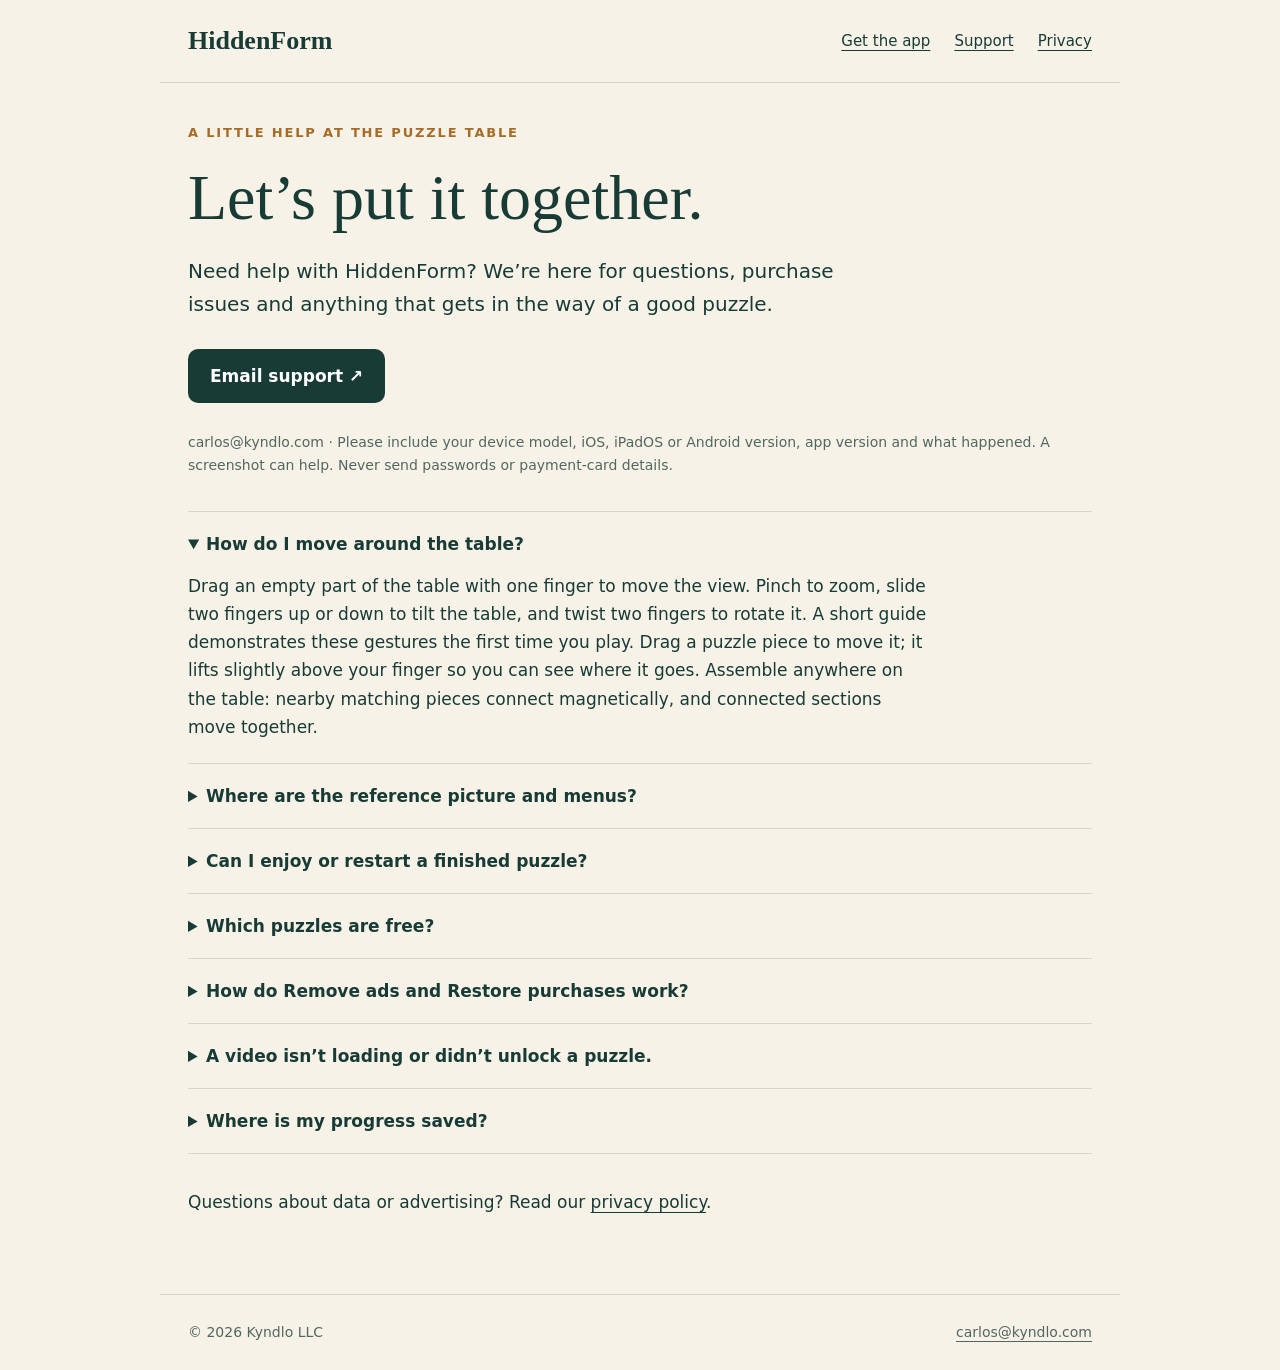
<file: index.html>
<!doctype html><html lang="en"><head><meta charset="utf-8"><link rel="icon" href="/favicon.svg" type="image/svg+xml"><meta name="viewport" content="width=device-width,initial-scale=1"><meta name="description" content="Get help with HiddenForm puzzles, video rewards, purchases and gameplay on iPhone, iPad and Android."><title>HiddenForm — Support</title><link rel="stylesheet" href="style.css"></head><body><header><a href="./">HiddenForm</a><nav aria-label="Main navigation"><a href="download/">Get the app</a><a href="./" aria-current="page">Support</a><a href="privacy.html">Privacy</a></nav></header><main><p class="eyebrow">A little help at the puzzle table</p><h1>Let’s put it together.</h1><p class="intro">Need help with HiddenForm? We’re here for questions, purchase issues and anything that gets in the way of a good puzzle.</p><a class="contact" href="mailto:carlos@kyndlo.com?subject=Wooden%20Wonders%20support">Email support ↗</a><p class="note">carlos@kyndlo.com · Please include your device model, iOS, iPadOS or Android version, app version and what happened. A screenshot can help. Never send passwords or payment-card details.</p><section class="help" aria-label="Common questions"><details open><summary>How do I move around the table?</summary><p>Drag an empty part of the table with one finger to move the view. Pinch to zoom, slide two fingers up or down to tilt the table, and twist two fingers to rotate it. A short guide demonstrates these gestures the first time you play. Drag a puzzle piece to move it; it lifts slightly above your finger so you can see where it goes. Assemble anywhere on the table: nearby matching pieces connect magnetically, and connected sections move together.</p></details><details><summary>Where are the reference picture and menus?</summary><p>Puzzles open in fullscreen. Tap the picture icon at the top left for the reference image. Use the menu button at the top right to show table controls, including Fit table, Spread out, hints and settings. There is no outline or fixed placement area. Open the reference picture or use a hint to highlight two matching pieces when you want help.</p></details><details><summary>Can I enjoy or restart a finished puzzle?</summary><p>After the completion animation, pinch to zoom into the finished sculpture, drag to explore it, and use two fingers to tilt and rotate it. Choose Restart puzzle to start again, or choose another animal. A puzzle accessed through a video requires a new video to restart unless you have Remove ads.</p></details><details><summary>Which puzzles are free?</summary><p>The first three puzzles are included without ads. For other puzzles, completing an available rewarded video grants access for one table visit. Leaving the table or restarting requires another video; your saved puzzle progress remains.</p></details><details><summary>How do Remove ads and Restore purchases work?</summary><p>Remove ads is a one-time purchase that removes video requirements for every puzzle. To recover an existing purchase, sign in with the Apple Account used to buy it and choose Restore purchases in the app’s Remove ads offer. Apple handles payments and refunds; <a href="https://reportaproblem.apple.com/">request a refund through Apple</a>.</p></details><details><summary>A video isn’t loading or didn’t unlock a puzzle.</summary><p>Videos need an internet connection and may not always be available. Access is granted only after the advertising service confirms that you earned the reward; closing a video early does not unlock the puzzle. Try again later or enjoy one of the three free puzzles. Contact us if a completed video did not grant access.</p></details><details><summary>Where is my progress saved?</summary><p>Progress and preferences are saved on your device. HiddenForm does not have an account or cloud progress service. Deleting the app removes local progress, so please contact us before reinstalling if you want help with a problem.</p></details></section><p>Questions about data or advertising? Read our <a href="privacy.html">privacy policy</a>.</p></main><footer><span>© 2026 Kyndlo LLC</span><a href="mailto:carlos@kyndlo.com">carlos@kyndlo.com</a></footer></body></html>
</file>
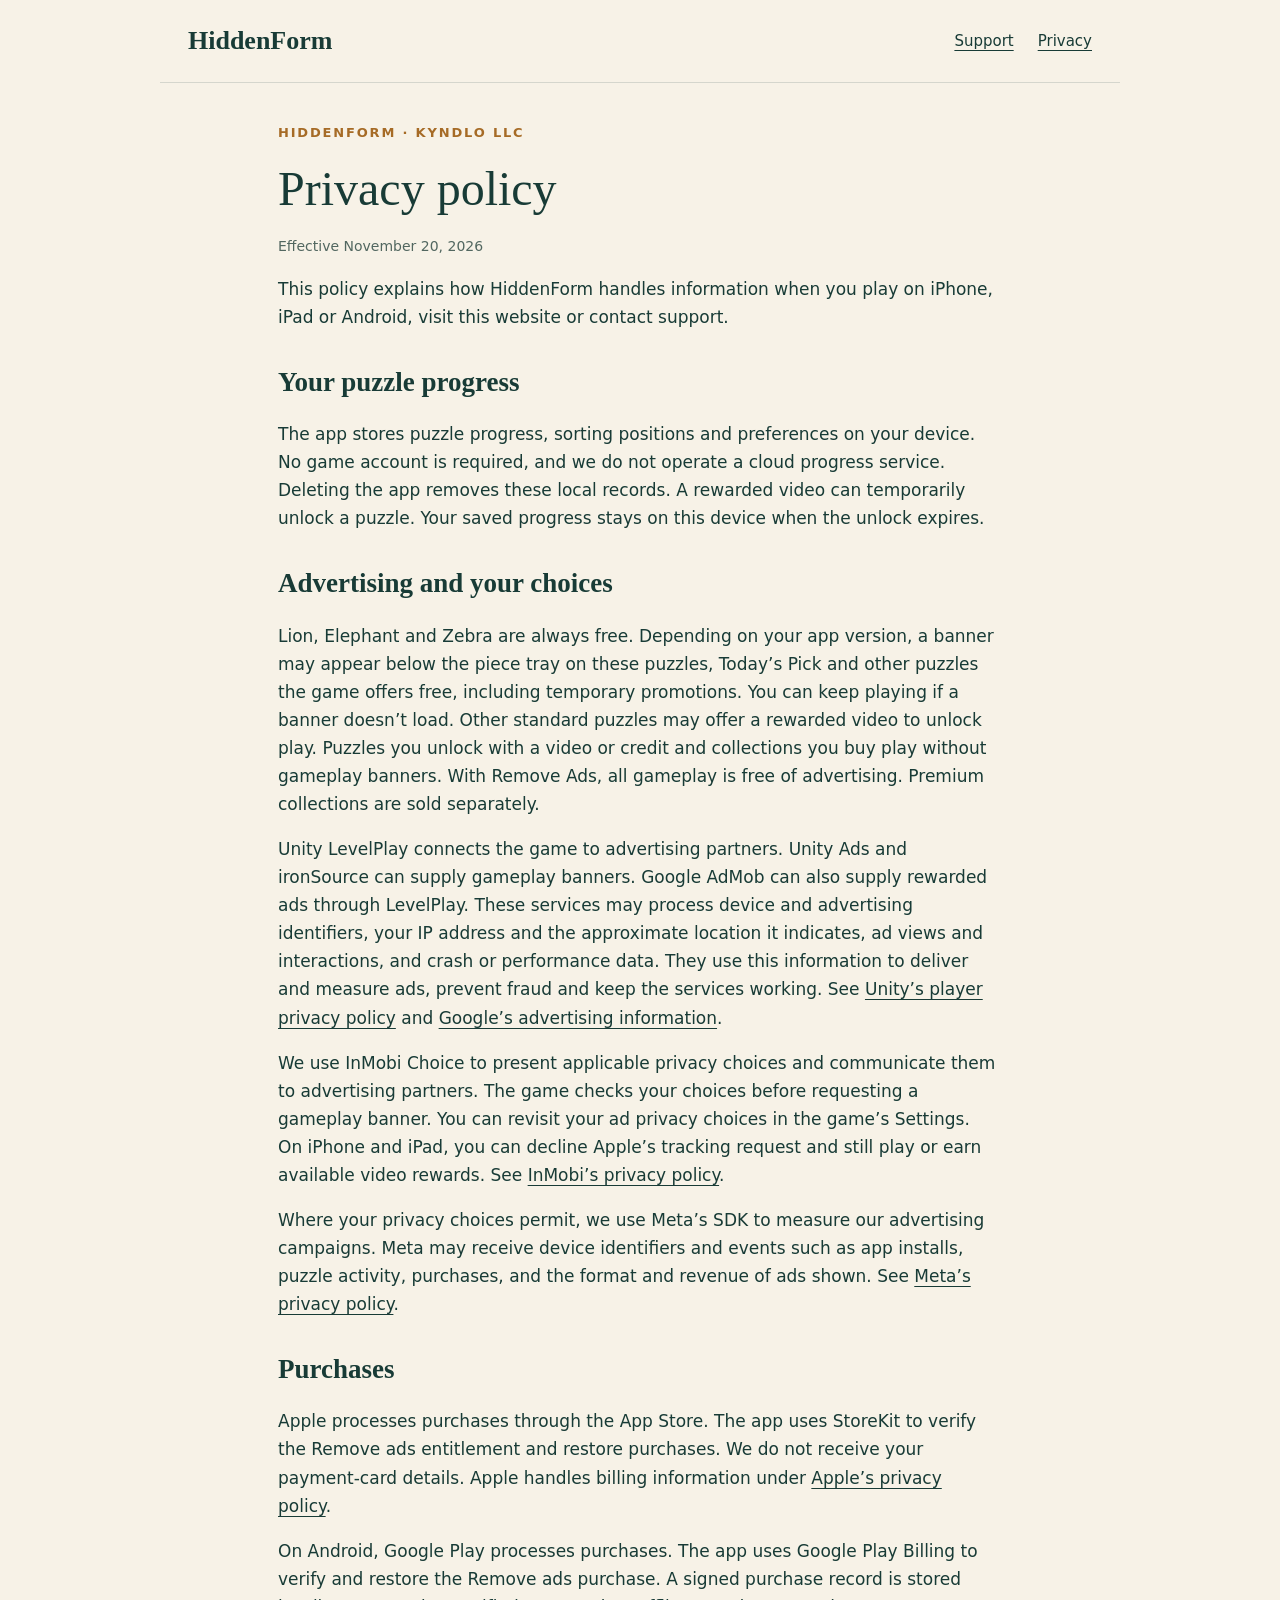
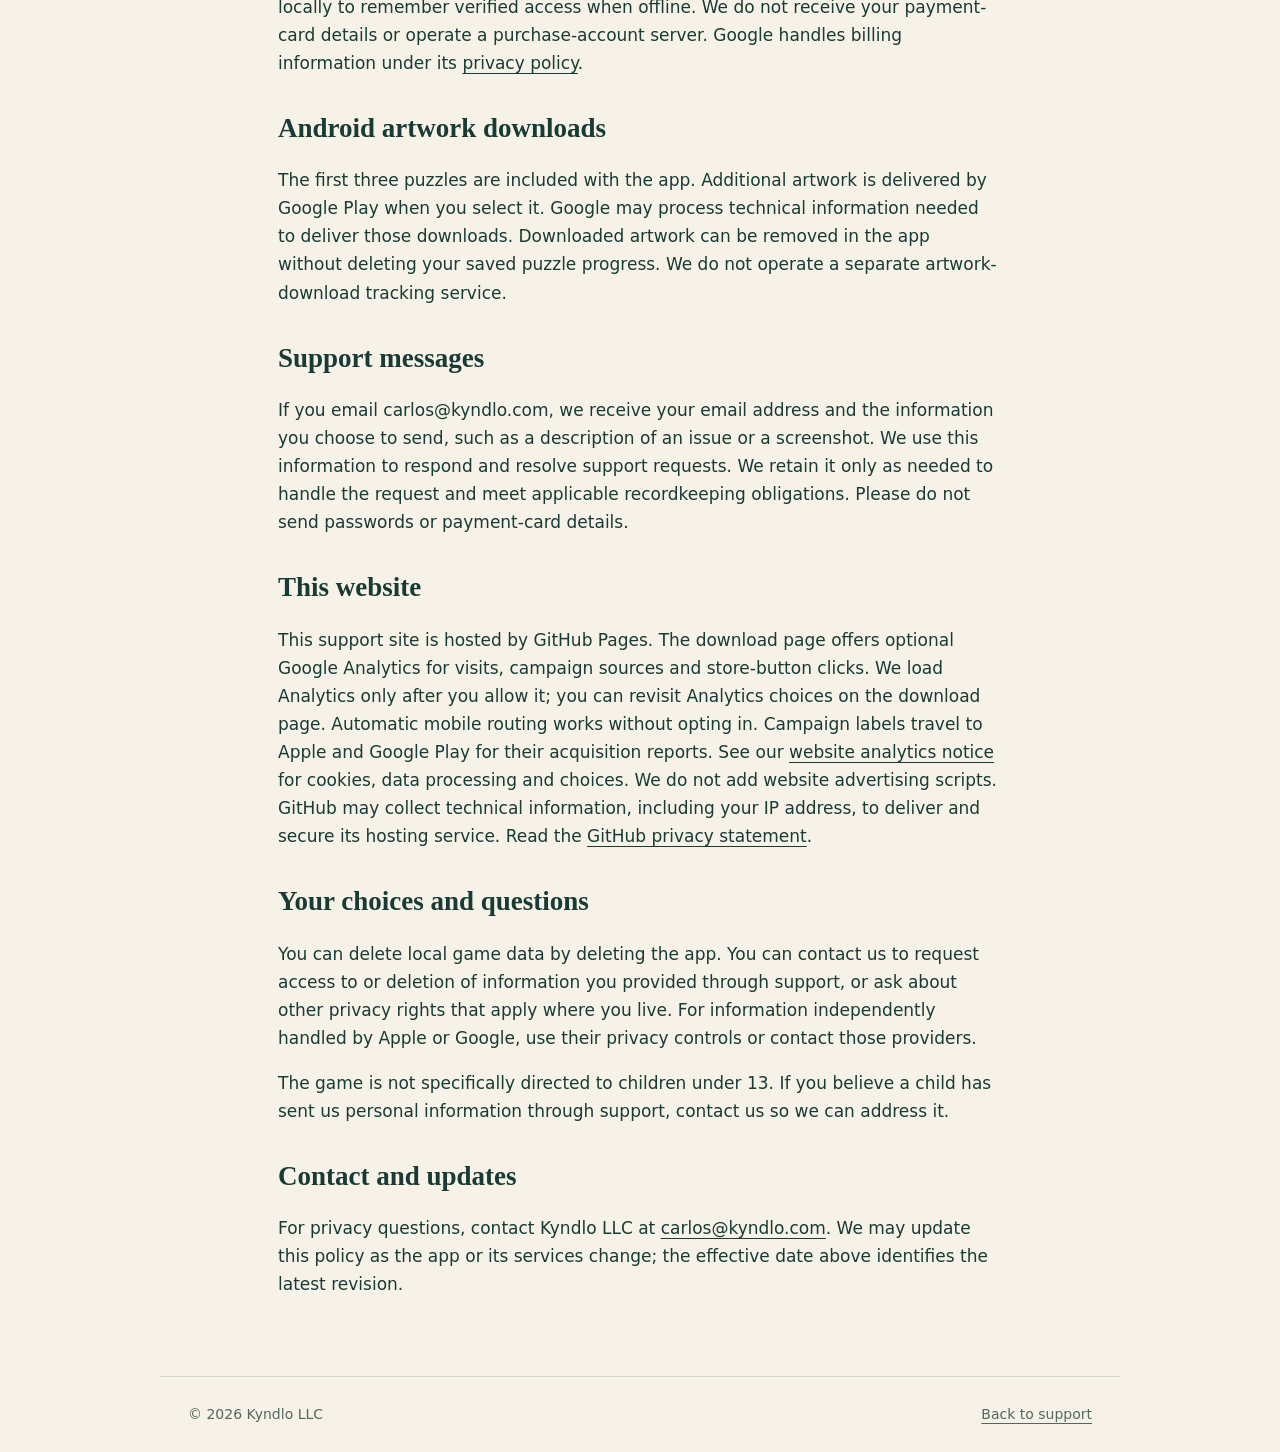
<file: privacy.html>
<!doctype html><html lang="en"><head><meta charset="utf-8"><link rel="icon" href="/favicon.svg" type="image/svg+xml"><meta name="viewport" content="width=device-width,initial-scale=1"><meta name="description" content="How HiddenForm handles puzzle progress, advertising, purchases and support information."><title>Privacy policy — HiddenForm</title><link rel="stylesheet" href="style.css"></head><body><header><a href="./">HiddenForm</a><nav aria-label="Main navigation"><a href="./">Support</a><a href="privacy.html" aria-current="page">Privacy</a></nav></header><main class="policy"><p class="eyebrow">HiddenForm · Kyndlo LLC</p><h1>Privacy policy</h1><p class="note">Effective November 20, 2026</p><p>This policy explains how HiddenForm handles information when you play on iPhone, iPad or Android, visit this website or contact support.</p><h2>Your puzzle progress</h2><p>The app stores puzzle progress, sorting positions and preferences on your device. No game account is required, and we do not operate a cloud progress service. Deleting the app removes these local records. A rewarded video can temporarily unlock a puzzle. Your saved progress stays on this device when the unlock expires.</p><h2>Advertising and your choices</h2>
<p>Lion, Elephant and Zebra are always free. Depending on your app version, a banner may appear below the piece tray on these puzzles, Today’s Pick and other puzzles the game offers free, including temporary promotions. You can keep playing if a banner doesn’t load. Other standard puzzles may offer a rewarded video to unlock play. Puzzles you unlock with a video or credit and collections you buy play without gameplay banners. With Remove Ads, all gameplay is free of advertising. Premium collections are sold separately.</p>
<p>Unity LevelPlay connects the game to advertising partners. Unity Ads and ironSource can supply gameplay banners. Google AdMob can also supply rewarded ads through LevelPlay. These services may process device and advertising identifiers, your IP address and the approximate location it indicates, ad views and interactions, and crash or performance data. They use this information to deliver and measure ads, prevent fraud and keep the services working. See <a href="https://unity.com/legal/game-player-and-app-user-privacy-policy">Unity’s player privacy policy</a> and <a href="https://policies.google.com/technologies/ads">Google’s advertising information</a>.</p>
<p>We use InMobi Choice to present applicable privacy choices and communicate them to advertising partners. The game checks your choices before requesting a gameplay banner. You can revisit your ad privacy choices in the game’s Settings. On iPhone and iPad, you can decline Apple’s tracking request and still play or earn available video rewards. See <a href="https://advertising.inmobi.com/privacy-policy">InMobi’s privacy policy</a>.</p>
<p>Where your privacy choices permit, we use Meta’s SDK to measure our advertising campaigns. Meta may receive device identifiers and events such as app installs, puzzle activity, purchases, and the format and revenue of ads shown. See <a href="https://www.facebook.com/privacy/policy/">Meta’s privacy policy</a>.</p>
<h2>Purchases</h2><p>Apple processes purchases through the App Store. The app uses StoreKit to verify the Remove ads entitlement and restore purchases. We do not receive your payment-card details. Apple handles billing information under <a href="https://www.apple.com/legal/privacy/">Apple’s privacy policy</a>.</p><p>On Android, Google Play processes purchases. The app uses Google Play Billing to verify and restore the Remove ads purchase. A signed purchase record is stored locally to remember verified access when offline. We do not receive your payment-card details or operate a purchase-account server. Google handles billing information under its <a href="https://policies.google.com/privacy">privacy policy</a>.</p><h2>Android artwork downloads</h2><p>The first three puzzles are included with the app. Additional artwork is delivered by Google Play when you select it. Google may process technical information needed to deliver those downloads. Downloaded artwork can be removed in the app without deleting your saved puzzle progress. We do not operate a separate artwork-download tracking service.</p><h2>Support messages</h2><p>If you email carlos@kyndlo.com, we receive your email address and the information you choose to send, such as a description of an issue or a screenshot. We use this information to respond and resolve support requests. We retain it only as needed to handle the request and meet applicable recordkeeping obligations. Please do not send passwords or payment-card details.</p><h2>This website</h2><p>This support site is hosted by GitHub Pages. The download page offers optional Google Analytics for visits, campaign sources and store-button clicks. We load Analytics only after you allow it; you can revisit Analytics choices on the download page. Automatic mobile routing works without opting in. Campaign labels travel to Apple and Google Play for their acquisition reports. See our <a href="/hiddenform/privacy.html">website analytics notice</a> for cookies, data processing and choices. We do not add website advertising scripts. GitHub may collect technical information, including your IP address, to deliver and secure its hosting service. Read the <a href="https://docs.github.com/en/site-policy/privacy-policies/github-general-privacy-statement">GitHub privacy statement</a>.</p><h2>Your choices and questions</h2><p>You can delete local game data by deleting the app. You can contact us to request access to or deletion of information you provided through support, or ask about other privacy rights that apply where you live. For information independently handled by Apple or Google, use their privacy controls or contact those providers.</p><p>The game is not specifically directed to children under 13. If you believe a child has sent us personal information through support, contact us so we can address it.</p><h2>Contact and updates</h2><p>For privacy questions, contact Kyndlo LLC at <a href="mailto:carlos@kyndlo.com">carlos@kyndlo.com</a>. We may update this policy as the app or its services change; the effective date above identifies the latest revision.</p></main><footer><span>© 2026 Kyndlo LLC</span><a href="./">Back to support</a></footer></body></html>
</file>
<file: style.css>
:root{color-scheme:light;--ink:#183b36;--paper:#f7f2e7;--gold:#a66b26}*{box-sizing:border-box}body{margin:0;background:var(--paper);color:var(--ink);font:17px/1.65 system-ui,-apple-system,sans-serif}a{color:inherit;text-underline-offset:4px}a:hover{color:#83511b}a:focus-visible,summary:focus-visible{outline:3px solid var(--gold);outline-offset:5px}header,main,footer{max-width:960px;margin:auto;padding:26px 28px}header{display:flex;align-items:center;justify-content:space-between;gap:20px;border-bottom:1px solid #183b3626}header>a{font:700 26px Georgia,serif;text-decoration:none}nav{display:flex;gap:24px;font-size:15px}h1,h2{font-family:Georgia,serif;line-height:1.15}h1{font-size:clamp(38px,7vw,64px);font-weight:400;margin:18px 0}h2{font-size:27px;margin-top:36px}.eyebrow{color:var(--gold);font-size:13px;font-weight:700;letter-spacing:.14em;text-transform:uppercase}.intro{font-size:20px;max-width:650px}.contact{display:inline-block;background:var(--ink);color:white;border-radius:10px;padding:13px 22px;text-decoration:none;font-weight:600;margin:8px 0 14px}.contact:hover{background:#2c544b;color:white}.help{margin:34px 0;border-top:1px solid #183b3626}details{border-bottom:1px solid #183b3626;padding:18px 0}summary{cursor:pointer;font-weight:650}details p{max-width:740px;margin:14px 0 4px}.note,footer{font-size:14px;color:#526760}footer{border-top:1px solid #183b3626;margin-top:35px;display:flex;justify-content:space-between;gap:18px}.policy{max-width:780px}.policy h1{font-size:48px}.policy p,.policy li{max-width:720px}@media(max-width:520px){header,main,footer{padding:22px}header{align-items:flex-start}header>a{font-size:21px}nav{gap:14px}footer{flex-direction:column}.policy h1{font-size:38px}}
.store-links{display:flex;flex-wrap:wrap;gap:12px;margin:24px 0}.store-links .contact{margin:0}.download-grid{display:grid;grid-template-columns:minmax(0,1fr) auto;align-items:center;gap:36px;margin-top:30px}.qr-card{padding:20px;background:#fffdf7;border:1px solid #183b3626;border-radius:18px;text-align:center}.qr-card img{display:block;width:min(220px,58vw);height:auto}.qr-card p{margin:10px 0 0;font-size:13px;color:#526760}.redirect-status{min-height:1.6em;color:#526760}@media(max-width:600px){.download-grid{grid-template-columns:1fr;gap:16px}.qr-card{justify-self:start}.qr-card img{width:170px}}
</file>
